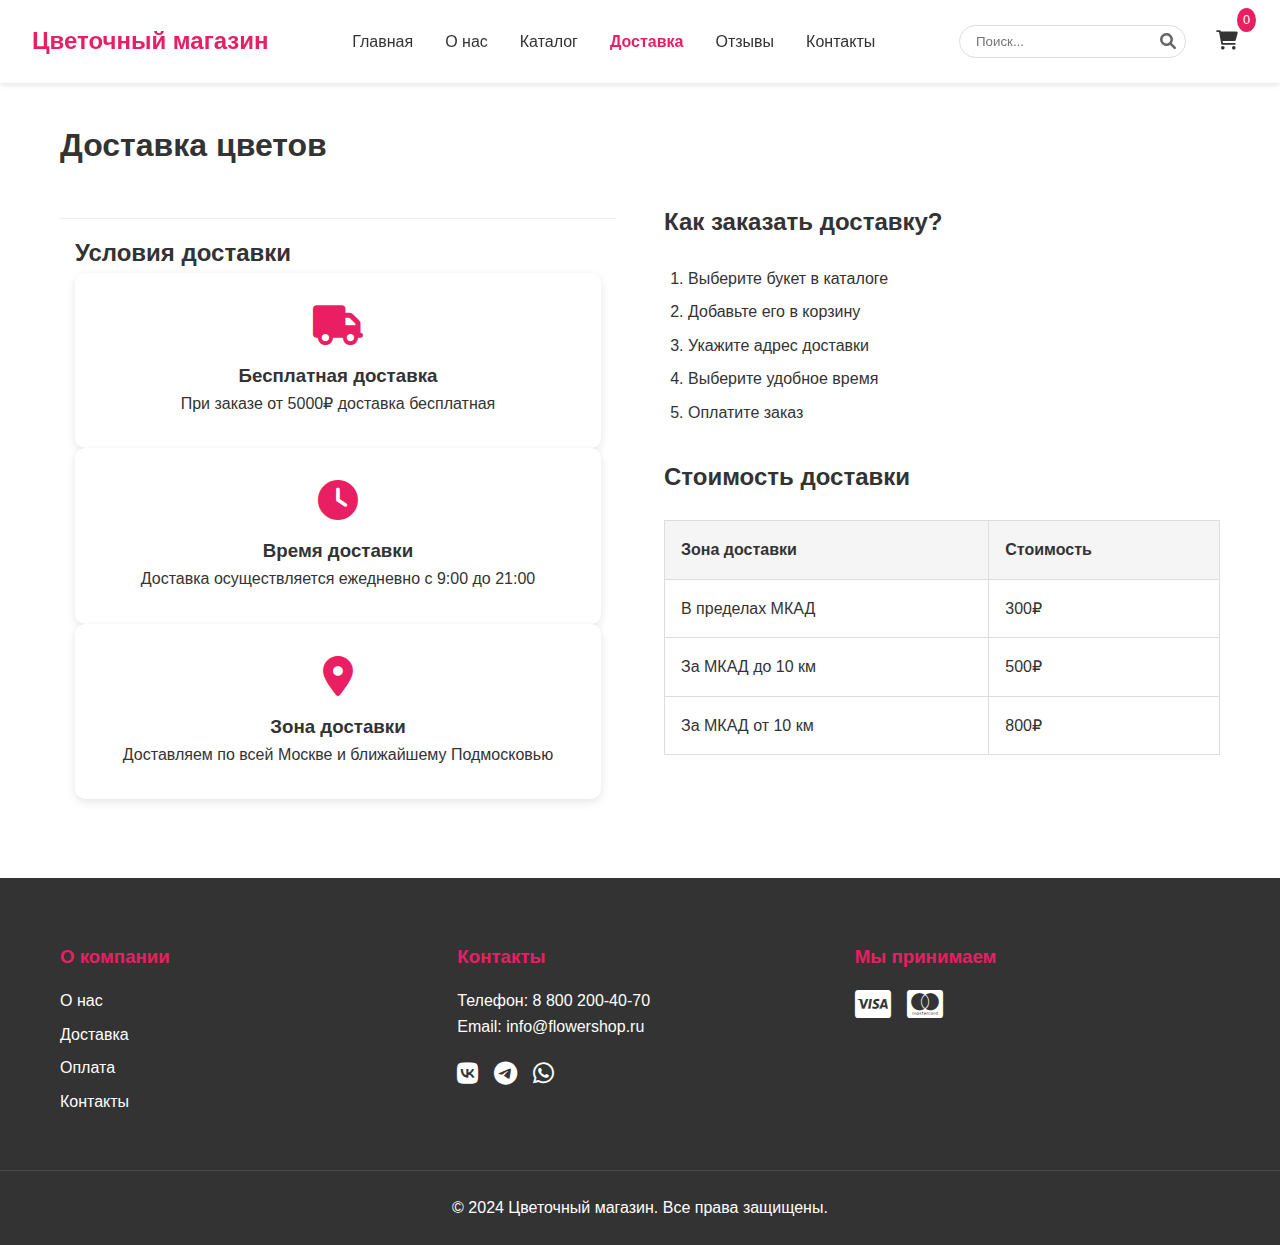
<file: delivery.html>
<!DOCTYPE html>
<html lang="ru">
<head>
    <meta charset="UTF-8">
    <meta name="viewport" content="width=device-width, initial-scale=1.0">
    <title>Доставка - Цветочный магазин</title>
    <link rel="stylesheet" href="styles.css">
    <link rel="stylesheet" href="https://cdnjs.cloudflare.com/ajax/libs/font-awesome/6.0.0/css/all.min.css">
</head>
<body>
    <header>
        <nav class="navbar">
            <div class="logo">Цветочный магазин</div>
            <ul class="nav-links">
                <li><a href="index.html">Главная</a></li>
                <li><a href="about.html">О нас</a></li>
                <li><a href="catalog.html">Каталог</a></li>
                <li><a href="delivery.html" class="active">Доставка</a></li>
                <li><a href="reviews.html">Отзывы</a></li>
                <li><a href="contacts.html">Контакты</a></li>
            </ul>
            <div class="header-right">
                <div class="search">
                    <input type="text" placeholder="Поиск...">
                    <i class="fas fa-search"></i>
                </div>
                <div class="cart">
                    <i class="fas fa-shopping-cart"></i>
                    <span class="cart-count">0</span>
                </div>
            </div>
        </nav>
    </header>

    <main>
        <section class="delivery-page">
            <div class="container">
                <h1>Доставка цветов</h1>
                
                <div class="delivery-content">
                    <div class="delivery-info">
                        <h2>Условия доставки</h2>
                        <div class="delivery-card">
                            <i class="fas fa-truck"></i>
                            <h3>Бесплатная доставка</h3>
                            <p>При заказе от 5000₽ доставка бесплатная</p>
                        </div>
                        <div class="delivery-card">
                            <i class="fas fa-clock"></i>
                            <h3>Время доставки</h3>
                            <p>Доставка осуществляется ежедневно с 9:00 до 21:00</p>
                        </div>
                        <div class="delivery-card">
                            <i class="fas fa-map-marker-alt"></i>
                            <h3>Зона доставки</h3>
                            <p>Доставляем по всей Москве и ближайшему Подмосковью</p>
                        </div>
                    </div>

                    <div class="delivery-terms">
                        <h2>Как заказать доставку?</h2>
                        <ol>
                            <li>Выберите букет в каталоге</li>
                            <li>Добавьте его в корзину</li>
                            <li>Укажите адрес доставки</li>
                            <li>Выберите удобное время</li>
                            <li>Оплатите заказ</li>
                        </ol>

                        <h2>Стоимость доставки</h2>
                        <table class="delivery-table">
                            <tr>
                                <th>Зона доставки</th>
                                <th>Стоимость</th>
                            </tr>
                            <tr>
                                <td>В пределах МКАД</td>
                                <td>300₽</td>
                            </tr>
                            <tr>
                                <td>За МКАД до 10 км</td>
                                <td>500₽</td>
                            </tr>
                            <tr>
                                <td>За МКАД от 10 км</td>
                                <td>800₽</td>
                            </tr>
                        </table>
                    </div>
                </div>
            </div>
        </section>
    </main>

    <footer>
        <div class="footer-content">
            <div class="footer-section">
                <h3>О компании</h3>
                <ul>
                    <li><a href="about.html">О нас</a></li>
                    <li><a href="delivery.html">Доставка</a></li>
                    <li><a href="#payment">Оплата</a></li>
                    <li><a href="contacts.html">Контакты</a></li>
                </ul>
            </div>
            <div class="footer-section">
                <h3>Контакты</h3>
                <p>Телефон: 8 800 200-40-70</p>
                <p>Email: info@flowershop.ru</p>
                <div class="social-links">
                    <a href="#"><i class="fab fa-vk"></i></a>
                    <a href="#"><i class="fab fa-telegram"></i></a>
                    <a href="#"><i class="fab fa-whatsapp"></i></a>
                </div>
            </div>
            <div class="footer-section">
                <h3>Мы принимаем</h3>
                <div class="payment-methods">
                    <i class="fab fa-cc-visa"></i>
                    <i class="fab fa-cc-mastercard"></i>
                    <i class="fab fa-cc-mir"></i>
                </div>
            </div>
        </div>
        <div class="footer-bottom">
            <p>&copy; 2024 Цветочный магазин. Все права защищены.</p>
        </div>
    </footer>
</body>
</html>
</file>
<file: styles.css>
* {
    margin: 0;
    padding: 0;
    box-sizing: border-box;
}

body {
    font-family: 'Arial', sans-serif;
    line-height: 1.6;
    color: #333;
}

.container {
    max-width: 1200px;
    margin: 0 auto;
    padding: 0 20px;
}

/* Header and Navigation */
.navbar {
    display: flex;
    justify-content: space-between;
    align-items: center;
    padding: 1rem 2rem;
    background-color: #fff;
    box-shadow: 0 2px 5px rgba(0,0,0,0.1);
    position: fixed;
    width: 100%;
    top: 0;
    z-index: 1000;
}

.logo {
    font-size: 1.5rem;
    font-weight: bold;
    color: #e91e63;
}

.nav-links {
    display: flex;
    list-style: none;
    gap: 2rem;
}

.nav-links a {
    text-decoration: none;
    color: #333;
    font-weight: 500;
    transition: color 0.3s;
}

.nav-links a:hover {
    color: #e91e63;
}

.header-right {
    display: flex;
    align-items: center;
    gap: 20px;
}

.search {
    position: relative;
}

.search input {
    padding: 0.5rem 2rem 0.5rem 1rem;
    border: 1px solid #ddd;
    border-radius: 20px;
    outline: none;
}

.search i {
    position: absolute;
    right: 10px;
    top: 50%;
    transform: translateY(-50%);
    color: #666;
}

.cart, .account {
    position: relative;
    color: #333;
    text-decoration: none;
    font-size: 1.2rem;
    padding: 10px;
    transition: color 0.3s;
}

.cart:hover, .account:hover {
    color: #ff6b6b;
}

.cart i {
    font-size: 1.2rem;
    color: #333;
}

.cart-count {
    position: absolute;
    top: -8px;
    right: -8px;
    background-color: #e91e63;
    color: white;
    font-size: 0.8rem;
    padding: 2px 6px;
    border-radius: 50%;
}

/* Hero Section */
.hero {
    position: relative;
    height: 100vh;
    min-height: 600px;
    display: flex;
    align-items: center;
    justify-content: center;
    text-align: center;
    color: #fff;
    overflow: hidden;
}

.hero-video {
    position: absolute;
    top: 0;
    left: 0;
    width: 100%;
    height: 100%;
    object-fit: cover;
    z-index: -1;
}

.hero-content {
    position: relative;
    z-index: 1;
    max-width: 800px;
    padding: 2rem;
    background-color: rgba(0, 0, 0, 0.5);
    border-radius: 10px;
}

.hero-content h1 {
    font-size: 3rem;
    margin-bottom: 1rem;
    text-shadow: 2px 2px 4px rgba(0, 0, 0, 0.5);
}

.hero-content p {
    font-size: 1.5rem;
    margin-bottom: 2rem;
    text-shadow: 1px 1px 2px rgba(0, 0, 0, 0.5);
}

.cta-button {
    display: inline-block;
    padding: 1rem 2rem;
    background-color: #e91e63;
    color: white;
    text-decoration: none;
    border-radius: 25px;
    margin-top: 1rem;
    transition: background-color 0.3s;
}

.cta-button:hover {
    background-color: #c2185b;
}

/* Categories Section */
.categories {
    padding: 4rem 0;
}

.category-grid {
    display: grid;
    grid-template-columns: repeat(auto-fit, minmax(250px, 1fr));
    gap: 2rem;
    margin-top: 2rem;
}

.category-card {
    position: relative;
    overflow: hidden;
    border-radius: 10px;
    box-shadow: 0 3px 10px rgba(0,0,0,0.1);
    transition: transform 0.3s;
}

.category-card:hover {
    transform: translateY(-5px);
}

.category-card img {
    width: 100%;
    height: 250px;
    object-fit: cover;
}

.category-card h3 {
    position: absolute;
    bottom: 0;
    left: 0;
    right: 0;
    padding: 1rem;
    background: linear-gradient(transparent, rgba(0,0,0,0.7));
    color: white;
    margin: 0;
}

/* Products Section */
.popular-products {
    padding: 4rem 0;
    background-color: #f9f9f9;
}

.products-grid {
    display: grid;
    grid-template-columns: repeat(auto-fit, minmax(280px, 1fr));
    gap: 2rem;
    margin-top: 2rem;
}

.product-card {
    background: white;
    border-radius: 10px;
    overflow: hidden;
    box-shadow: 0 3px 10px rgba(0,0,0,0.1);
    transition: transform 0.3s;
}

.product-card:hover {
    transform: translateY(-5px);
}

.product-image {
    position: relative;
}

.product-image img {
    width: 100%;
    height: 300px;
    object-fit: cover;
}

.product-tags {
    position: absolute;
    top: 10px;
    left: 10px;
}

.tag {
    padding: 5px 10px;
    border-radius: 15px;
    font-size: 0.8rem;
    color: white;
    margin-right: 5px;
}

.tag.new {
    background-color: #4CAF50;
}

.tag.sale {
    background-color: #e91e63;
}

.product-info {
    padding: 1rem;
}

.product-info h3 {
    margin-bottom: 0.5rem;
    font-size: 1.1rem;
}

.price {
    color: #e91e63;
    font-weight: bold;
    font-size: 1.2rem;
    margin-bottom: 1rem;
}

.add-to-cart {
    width: 100%;
    padding: 0.8rem;
    background-color: #e91e63;
    color: white;
    border: none;
    border-radius: 5px;
    cursor: pointer;
    transition: background-color 0.3s;
}

.add-to-cart:hover {
    background-color: #c2185b;
}

/* Advantages Section */
.advantages {
    padding: 4rem 0;
}

.advantages-grid {
    display: grid;
    grid-template-columns: repeat(auto-fit, minmax(250px, 1fr));
    gap: 2rem;
    margin-top: 2rem;
}

.advantage-card {
    text-align: center;
    padding: 2rem;
    background: white;
    border-radius: 10px;
    box-shadow: 0 3px 10px rgba(0,0,0,0.1);
}

.advantage-card i {
    font-size: 2.5rem;
    color: #e91e63;
    margin-bottom: 1rem;
}

.advantage-card h3 {
    margin-bottom: 0.5rem;
}

/* Footer */
footer {
    background-color: #333;
    color: white;
    padding: 4rem 0 0;
}

.footer-content {
    display: grid;
    grid-template-columns: repeat(auto-fit, minmax(250px, 1fr));
    gap: 2rem;
    max-width: 1200px;
    margin: 0 auto;
    padding: 0 20px;
}

.footer-section h3 {
    margin-bottom: 1rem;
    color: #e91e63;
}

.footer-section ul {
    list-style: none;
}

.footer-section ul li {
    margin-bottom: 0.5rem;
}

.footer-section a {
    color: white;
    text-decoration: none;
    transition: color 0.3s;
}

.footer-section a:hover {
    color: #e91e63;
}

.social-links {
    display: flex;
    gap: 1rem;
    margin-top: 1rem;
}

.social-links a {
    font-size: 1.5rem;
}

.payment-methods {
    display: flex;
    gap: 1rem;
    font-size: 2rem;
}

.footer-bottom {
    text-align: center;
    padding: 1.5rem 0;
    margin-top: 3rem;
    border-top: 1px solid rgba(255,255,255,0.1);
}

/* Responsive Design */
@media (max-width: 768px) {
    .navbar {
        flex-direction: column;
        padding: 1rem;
    }

    .nav-links {
        margin: 1rem 0;
        flex-wrap: wrap;
        justify-content: center;
    }

    .header-right {
        width: 100%;
        justify-content: center;
    }

    .hero h1 {
        font-size: 2rem;
    }

    .category-grid,
    .products-grid,
    .advantages-grid {
        grid-template-columns: 1fr;
    }
}

/* About Page Styles */
.about-page {
    padding: 120px 0 4rem;
}

.about-content {
    display: grid;
    grid-template-columns: 1fr 1fr;
    gap: 3rem;
    margin-top: 2rem;
}

.about-text h2 {
    color: #e91e63;
    margin-bottom: 1.5rem;
}

.about-text h3 {
    margin: 1.5rem 0 1rem;
    color: #333;
}

.about-text ul {
    list-style: none;
    margin-left: 1rem;
}

.about-text ul li {
    margin-bottom: 0.5rem;
    position: relative;
    padding-left: 1.5rem;
}

.about-text ul li:before {
    content: "•";
    color: #e91e63;
    position: absolute;
    left: 0;
}

.about-image img {
    width: 100%;
    border-radius: 10px;
    box-shadow: 0 3px 10px rgba(0,0,0,0.1);
}

/* Catalog Page Styles */
.catalog-page {
    padding: 120px 0 4rem;
}

.filters {
    display: grid;
    grid-template-columns: 250px 1fr;
    gap: 2rem;
    margin-bottom: 2rem;
    background: white;
    padding: 1.5rem;
    border-radius: 10px;
    box-shadow: 0 3px 10px rgba(0,0,0,0.1);
}

.filter-group h3 {
    margin-bottom: 1rem;
    color: #333;
}

.filter-group ul {
    list-style: none;
}

.filter-group ul li {
    margin-bottom: 0.5rem;
}

.filter-group ul li a {
    color: #666;
    text-decoration: none;
    transition: color 0.3s;
}

.filter-group ul li a:hover,
.filter-group ul li a.active {
    color: #e91e63;
}

.price-range {
    margin-top: 1rem;
}

.price-range input[type="range"] {
    width: 100%;
    margin-bottom: 1rem;
}

.price-inputs {
    display: flex;
    gap: 1rem;
}

.price-inputs input {
    width: 100px;
    padding: 0.5rem;
    border: 1px solid #ddd;
    border-radius: 5px;
}

/* Pagination */
.pagination {
    display: flex;
    justify-content: center;
    gap: 0.5rem;
    margin-top: 3rem;
}

.pagination a {
    display: inline-block;
    padding: 0.5rem 1rem;
    border: 1px solid #ddd;
    border-radius: 5px;
    color: #333;
    text-decoration: none;
    transition: all 0.3s;
}

.pagination a:hover,
.pagination a.active {
    background-color: #e91e63;
    color: white;
    border-color: #e91e63;
}

/* Cart Modal */
.cart-modal {
    position: fixed;
    top: 0;
    right: -400px;
    width: 400px;
    height: 100vh;
    background: white;
    box-shadow: -2px 0 5px rgba(0, 0, 0, 0.1);
    transition: right 0.3s ease;
    z-index: 1000;
}

.cart-modal.active {
    right: 0;
}

.cart-header {
    padding: 20px;
    border-bottom: 1px solid #eee;
    display: flex;
    justify-content: space-between;
    align-items: center;
}

.close-cart {
    background: none;
    border: none;
    font-size: 24px;
    cursor: pointer;
    color: #666;
}

.cart-items {
    padding: 20px;
    max-height: calc(100vh - 200px);
    overflow-y: auto;
}

.cart-item {
    display: flex;
    align-items: center;
    padding: 10px 0;
    border-bottom: 1px solid #eee;
}

.cart-item-info {
    flex: 1;
}

.cart-item-info h4 {
    margin: 0 0 5px 0;
    font-size: 16px;
}

.cart-item-price {
    color: #666;
    margin: 0;
}

.cart-item-quantity {
    display: flex;
    align-items: center;
    margin: 0 15px;
}

.quantity-btn {
    background: none;
    border: 1px solid #ddd;
    width: 25px;
    height: 25px;
    border-radius: 50%;
    cursor: pointer;
    display: flex;
    align-items: center;
    justify-content: center;
}

.quantity-btn:hover {
    background: #f5f5f5;
}

.cart-item-quantity span {
    margin: 0 10px;
}

.remove-item {
    background: none;
    border: none;
    color: #ff4444;
    cursor: pointer;
    font-size: 20px;
}

.cart-total {
    padding: 20px;
    border-top: 1px solid #eee;
    position: absolute;
    bottom: 0;
    width: 100%;
    background: white;
}

.cart-total-row {
    display: flex;
    justify-content: space-between;
    margin-bottom: 15px;
    font-size: 18px;
    font-weight: bold;
}

.checkout-button {
    width: 100%;
    padding: 15px;
    background: #e91e63;
    color: white;
    border: none;
    border-radius: 5px;
    cursor: pointer;
    font-size: 16px;
}

.checkout-button:hover {
    background: #d81557;
}

/* Notifications */
.notification {
    position: fixed;
    bottom: 20px;
    right: 20px;
    background-color: #4CAF50;
    color: white;
    padding: 15px 25px;
    border-radius: 4px;
    box-shadow: 0 2px 5px rgba(0,0,0,0.2);
    z-index: 1000;
    animation: slideIn 0.3s ease-out;
}

@keyframes slideIn {
    from {
        transform: translateX(100%);
        opacity: 0;
    }
    to {
        transform: translateX(0);
        opacity: 1;
    }
}

/* Active Navigation Link */
.nav-links a.active {
    color: #e91e63;
    font-weight: bold;
}

/* Responsive Cart */
@media (max-width: 768px) {
    .cart-modal {
        width: 100%;
        right: -100%;
    }
}

/* Delivery Page Styles */
.delivery-page {
    padding: 120px 0 4rem;
}

.delivery-content {
    display: grid;
    grid-template-columns: 1fr 1fr;
    gap: 3rem;
    margin-top: 2rem;
}

.delivery-info {
    padding: 15px;
    border-top: 1px solid #eee;
    margin-top: 15px;
}

.delivery-cost {
    display: flex;
    justify-content: space-between;
    margin-bottom: 10px;
    font-size: 14px;
}

.delivery-cost:last-child {
    margin-bottom: 0;
    font-weight: bold;
}

#map {
    border-radius: 8px;
    overflow: hidden;
    box-shadow: 0 2px 4px rgba(0,0,0,0.1);
}

.delivery-card {
    background: white;
    padding: 2rem;
    border-radius: 10px;
    box-shadow: 0 3px 10px rgba(0,0,0,0.1);
    text-align: center;
}

.delivery-card i {
    font-size: 2.5rem;
    color: #e91e63;
    margin-bottom: 1rem;
}

.delivery-terms h2 {
    margin-bottom: 1.5rem;
    color: #333;
}

.delivery-terms ol {
    margin-left: 1.5rem;
    margin-bottom: 2rem;
}

.delivery-terms li {
    margin-bottom: 0.5rem;
}

.delivery-table {
    width: 100%;
    border-collapse: collapse;
    margin-top: 1rem;
}

.delivery-table th,
.delivery-table td {
    padding: 1rem;
    border: 1px solid #ddd;
    text-align: left;
}

.delivery-table th {
    background-color: #f5f5f5;
}

/* Reviews Page Styles */
.reviews-page {
    padding: 120px 0 4rem;
}

.reviews-stats {
    text-align: center;
    margin: 2rem 0;
}

.rating-overall {
    display: inline-block;
    padding: 2rem;
    background: white;
    border-radius: 10px;
    box-shadow: 0 3px 10px rgba(0,0,0,0.1);
}

.rating-number {
    font-size: 3rem;
    font-weight: bold;
    color: #e91e63;
}

.rating-stars {
    color: #ffc107;
    margin: 0.5rem 0;
}

.rating-count {
    color: #666;
}

.reviews-grid {
    display: grid;
    grid-template-columns: repeat(auto-fit, minmax(300px, 1fr));
    gap: 2rem;
    margin: 2rem 0;
}

.review-card {
    background: white;
    padding: 1.5rem;
    border-radius: 10px;
    box-shadow: 0 3px 10px rgba(0,0,0,0.1);
}

.review-header {
    display: flex;
    justify-content: space-between;
    align-items: flex-start;
    margin-bottom: 1rem;
}

.reviewer-info {
    display: flex;
    align-items: center;
    gap: 1rem;
}

.reviewer-info img {
    width: 50px;
    height: 50px;
    border-radius: 50%;
    object-fit: cover;
}

.review-date {
    color: #666;
    font-size: 0.9rem;
}

.review-rating {
    color: #ffc107;
}

.review-text {
    color: #333;
    line-height: 1.6;
}

.add-review {
    background: white;
    padding: 2rem;
    border-radius: 10px;
    box-shadow: 0 3px 10px rgba(0,0,0,0.1);
    margin-top: 3rem;
}

.review-form {
    margin-top: 1.5rem;
}

.form-group {
    margin-bottom: 1.5rem;
}

.form-group label {
    display: block;
    margin-bottom: 0.5rem;
    color: #333;
}

.form-group input,
.form-group textarea {
    width: 100%;
    padding: 0.8rem;
    border: 1px solid #ddd;
    border-radius: 5px;
    font-size: 1rem;
}

.rating-select {
    display: flex;
    gap: 0.5rem;
    font-size: 1.5rem;
    color: #ddd;
    cursor: pointer;
}

.rating-select i:hover,
.rating-select i.active {
    color: #ffc107;
}

.submit-review {
    background-color: #e91e63;
    color: white;
    padding: 1rem 2rem;
    border: none;
    border-radius: 5px;
    cursor: pointer;
    transition: background-color 0.3s;
}

.submit-review:hover {
    background-color: #c2185b;
}

/* Contacts Page Styles */
.contacts-page {
    padding: 120px 0 4rem;
}

.contacts-content {
    display: grid;
    grid-template-columns: 1fr 1fr;
    gap: 3rem;
    margin: 2rem 0;
}

.contact-info {
    display: grid;
    grid-template-columns: repeat(auto-fit, minmax(200px, 1fr));
    gap: 2rem;
}

.contact-card {
    background: white;
    padding: 2rem;
    border-radius: 10px;
    box-shadow: 0 3px 10px rgba(0,0,0,0.1);
    text-align: center;
}

.contact-card i {
    font-size: 2rem;
    color: #e91e63;
    margin-bottom: 1rem;
}

.contact-form-container {
    background: white;
    padding: 2rem;
    border-radius: 10px;
    box-shadow: 0 3px 10px rgba(0,0,0,0.1);
}

.contact-form {
    margin-top: 1.5rem;
}

.submit-button {
    background-color: #e91e63;
    color: white;
    padding: 1rem 2rem;
    border: none;
    border-radius: 5px;
    cursor: pointer;
    transition: background-color 0.3s;
    width: 100%;
}

.submit-button:hover {
    background-color: #c2185b;
}

.map-container {
    margin-top: 3rem;
}

.map {
    margin-top: 1.5rem;
    border-radius: 10px;
    overflow: hidden;
    box-shadow: 0 3px 10px rgba(0,0,0,0.1);
}

.map img {
    width: 100%;
    height: auto;
    display: block;
}

.map iframe {
    width: 100%;
    height: 400px;
    border-radius: 8px;
    box-shadow: 0 2px 4px rgba(0,0,0,0.1);
}

/* Responsive Design Updates */
@media (max-width: 768px) {
    .delivery-content,
    .contacts-content {
        grid-template-columns: 1fr;
    }

    .delivery-info,
    .contact-info {
        grid-template-columns: 1fr;
    }

    .reviews-grid {
        grid-template-columns: 1fr;
    }
}

.cart-page {
    padding: 40px 0;
}

.cart-content {
    display: grid;
    grid-template-columns: 2fr 1fr;
    gap: 30px;
    margin-top: 30px;
}

.cart-items-container {
    background: #fff;
    border-radius: 8px;
    padding: 20px;
    box-shadow: 0 2px 4px rgba(0,0,0,0.1);
}

.cart-summary {
    background: #fff;
    border-radius: 8px;
    padding: 20px;
    box-shadow: 0 2px 4px rgba(0,0,0,0.1);
}

.delivery-form {
    margin-bottom: 30px;
    display: none; /* По умолчанию скрыта */
}

.delivery-form.visible {
    display: block;
}

.delivery-form h2 {
    margin-bottom: 20px;
    color: #333;
}

.form-group {
    margin-bottom: 15px;
}

.form-group label {
    display: block;
    margin-bottom: 5px;
    color: #666;
}

.form-group input,
.form-group select {
    width: 100%;
    padding: 10px;
    border: 1px solid #ddd;
    border-radius: 4px;
    font-size: 1rem;
}

.order-summary {
    border-top: 1px solid #eee;
    padding-top: 20px;
}

.summary-row {
    display: flex;
    justify-content: space-between;
    margin-bottom: 10px;
    color: #666;
}

.summary-row.total {
    font-size: 1.2rem;
    font-weight: bold;
    color: #333;
    margin-top: 20px;
    padding-top: 20px;
    border-top: 1px solid #eee;
}

.account-page {
    padding: 40px 0;
}

.account-content {
    display: grid;
    grid-template-columns: 250px 1fr;
    gap: 30px;
    margin-top: 30px;
}

.account-sidebar {
    background: #fff;
    border-radius: 8px;
    padding: 20px;
    box-shadow: 0 2px 4px rgba(0,0,0,0.1);
}

.account-menu {
    list-style: none;
    padding: 0;
}

.account-menu li {
    margin-bottom: 10px;
}

.account-menu a {
    display: block;
    padding: 10px;
    color: #666;
    text-decoration: none;
    border-radius: 4px;
    transition: all 0.3s;
}

.account-menu a:hover,
.account-menu a.active {
    background: #f8f9fa;
    color: #ff6b6b;
}

.account-main {
    background: #fff;
    border-radius: 8px;
    padding: 20px;
    box-shadow: 0 2px 4px rgba(0,0,0,0.1);
}

@media (max-width: 768px) {
    .cart-content,
    .account-content {
        grid-template-columns: 1fr;
    }
}

.empty-cart {
    text-align: center;
    padding: 40px;
    color: #666;
    font-size: 1.2rem;
}

/* Стили для избранного */
.add-to-favorites {
    position: absolute;
    top: 10px;
    right: 10px;
    background: rgba(255, 255, 255, 0.9);
    border: none;
    border-radius: 50%;
    width: 30px;
    height: 30px;
    cursor: pointer;
    display: flex;
    align-items: center;
    justify-content: center;
    transition: all 0.3s ease;
}

.add-to-favorites:hover {
    background: #fff;
    transform: scale(1.1);
}

.favorites-container {
    display: grid;
    grid-template-columns: repeat(auto-fill, minmax(250px, 1fr));
    gap: 20px;
    margin-top: 20px;
}

.favorite-item {
    position: relative;
    background: #fff;
    border-radius: 8px;
    padding: 15px;
    box-shadow: 0 2px 4px rgba(0,0,0,0.1);
}

.favorite-item img {
    width: 100%;
    height: 200px;
    object-fit: cover;
    border-radius: 4px;
}

.favorite-item-info {
    margin-top: 10px;
}

.remove-from-favorites {
    position: absolute;
    top: 10px;
    right: 10px;
    background: rgba(255, 255, 255, 0.9);
    border: none;
    border-radius: 50%;
    width: 25px;
    height: 25px;
    cursor: pointer;
    display: flex;
    align-items: center;
    justify-content: center;
    font-size: 18px;
    transition: all 0.3s ease;
}

.remove-from-favorites:hover {
    background: #fff;
    transform: scale(1.1);
}

/* Стили для личного кабинета */
.account-section {
    background: #fff;
    border-radius: 8px;
    padding: 20px;
    box-shadow: 0 2px 4px rgba(0,0,0,0.1);
}

.profile-form,
.address-form {
    max-width: 500px;
    margin-top: 20px;
}

.save-profile,
.add-address {
    background: #4CAF50;
    color: white;
    border: none;
    padding: 10px 20px;
    border-radius: 4px;
    cursor: pointer;
    transition: background 0.3s ease;
}

.save-profile:hover,
.add-address:hover {
    background: #45a049;
}

.addresses-list {
    margin-top: 20px;
}

.address-item {
    background: #f9f9f9;
    padding: 15px;
    border-radius: 4px;
    margin-bottom: 10px;
    display: flex;
    justify-content: space-between;
    align-items: center;
}

.address-item button {
    background: #ff4444;
    color: white;
    border: none;
    padding: 5px 10px;
    border-radius: 4px;
    cursor: pointer;
}

.address-item button:hover {
    background: #cc0000;
}
</file>
